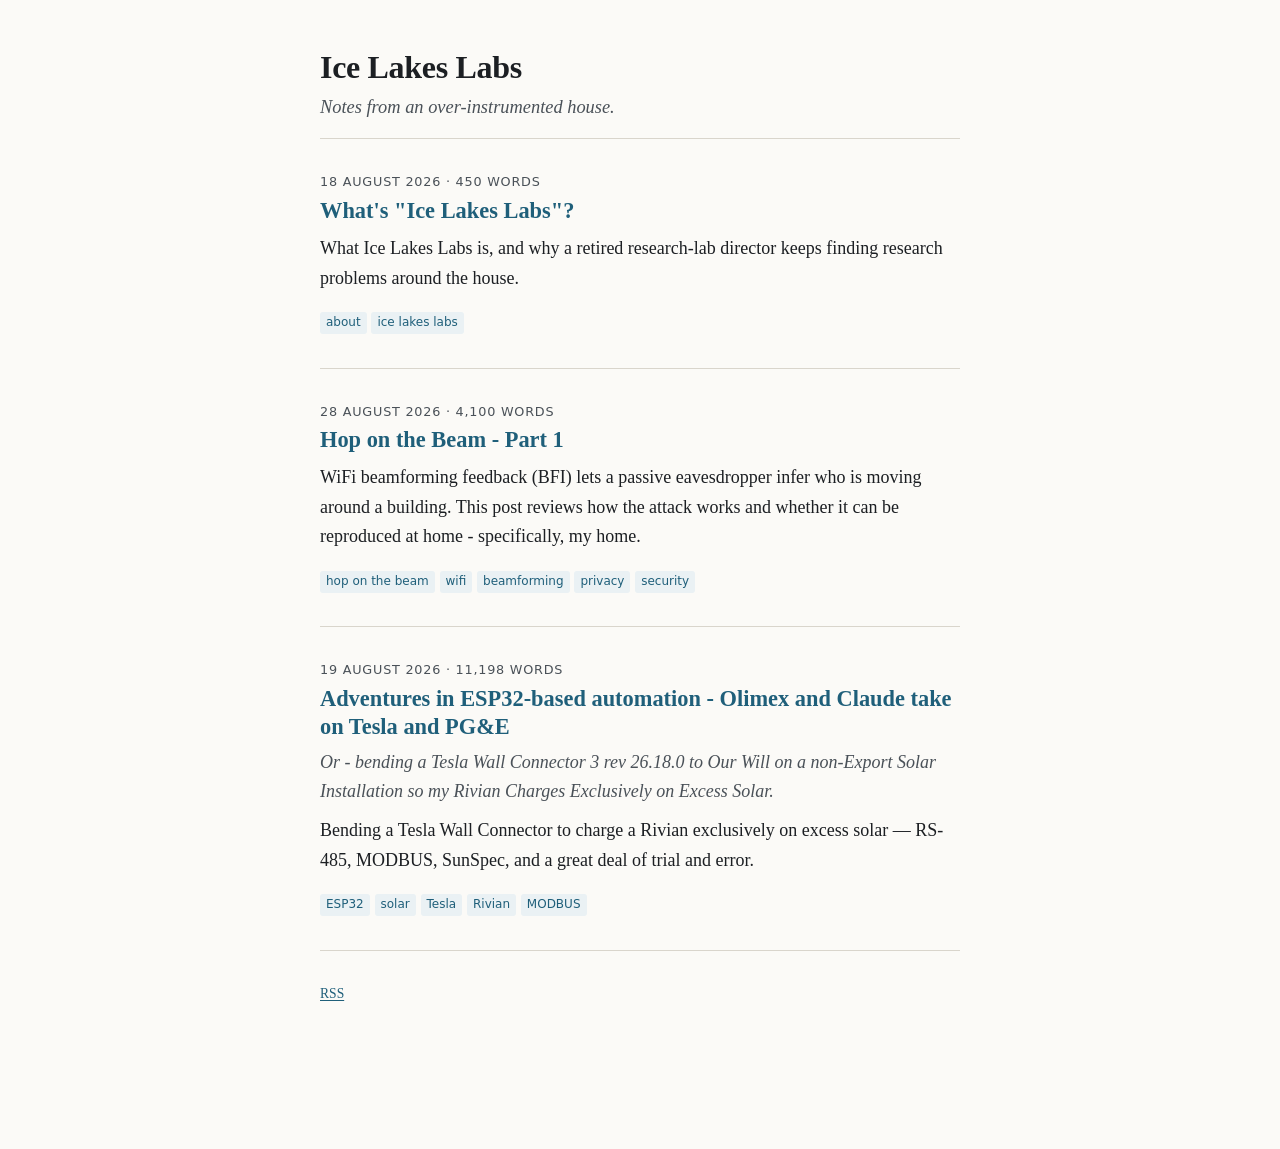
<file: index.html>
<!DOCTYPE html>
<html lang="en">
<head>
<meta charset="utf-8">
<meta name="viewport" content="width=device-width, initial-scale=1">
<title>Ice Lakes Labs</title>
<link rel="alternate" type="application/rss+xml" title="Ice Lakes Labs" href="feed.xml">
<link rel="stylesheet" href="style.css">
</head>
<body class="index-page">
<header class="site-header">
  <h1>Ice Lakes Labs</h1>
  <p class="tagline">Notes from an over-instrumented house.</p>
</header>
<main>
  <article class="post-entry">
    <p class="post-date"><time datetime="2026-08-18">18 August 2026</time>
       &middot; 450 words</p>
    <h2><a href="posts/2026-08-18-what-is-ill/">What&#x27;s &quot;Ice Lakes Labs&quot;?</a></h2>
    <p class="post-sub"></p>
    <p class="post-summary">What Ice Lakes Labs is, and why a retired research-lab director keeps finding research problems around the house.</p>
    <p class="post-tags"><span class="tag">about</span><span class="tag">ice lakes labs</span></p>
  </article>
  <article class="post-entry">
    <p class="post-date"><time datetime="2026-08-28">28 August 2026</time>
       &middot; 4,100 words</p>
    <h2><a href="posts/2026-08-28-hop-on-the-beam-part-1/">Hop on the Beam - Part 1</a></h2>
    <p class="post-sub"></p>
    <p class="post-summary">WiFi beamforming feedback (BFI) lets a passive eavesdropper infer who is moving around a building.  This post reviews how the attack works and whether it can be reproduced at home - specifically, my home.</p>
    <p class="post-tags"><span class="tag">hop on the beam</span><span class="tag">wifi</span><span class="tag">beamforming</span><span class="tag">privacy</span><span class="tag">security</span></p>
  </article>
  <article class="post-entry">
    <p class="post-date"><time datetime="2026-08-19">19 August 2026</time>
       &middot; 11,198 words</p>
    <h2><a href="posts/2026-08-19-solar-charging/">Adventures in ESP32-based automation - Olimex and Claude take on Tesla and PG&amp;E</a></h2>
    <p class="post-sub">Or - bending a Tesla Wall Connector 3 rev 26.18.0 to Our Will on a non-Export Solar Installation so my Rivian Charges Exclusively on Excess Solar.</p>
    <p class="post-summary">Bending a Tesla Wall Connector to charge a Rivian exclusively on excess solar — RS-485, MODBUS, SunSpec, and a great deal of trial and error.</p>
    <p class="post-tags"><span class="tag">ESP32</span><span class="tag">solar</span><span class="tag">Tesla</span><span class="tag">Rivian</span><span class="tag">MODBUS</span></p>
  </article>
</main>
<footer class="site-footer">
  <p><a href="feed.xml">RSS</a></p>
</footer>
</body>
</html>
</file>
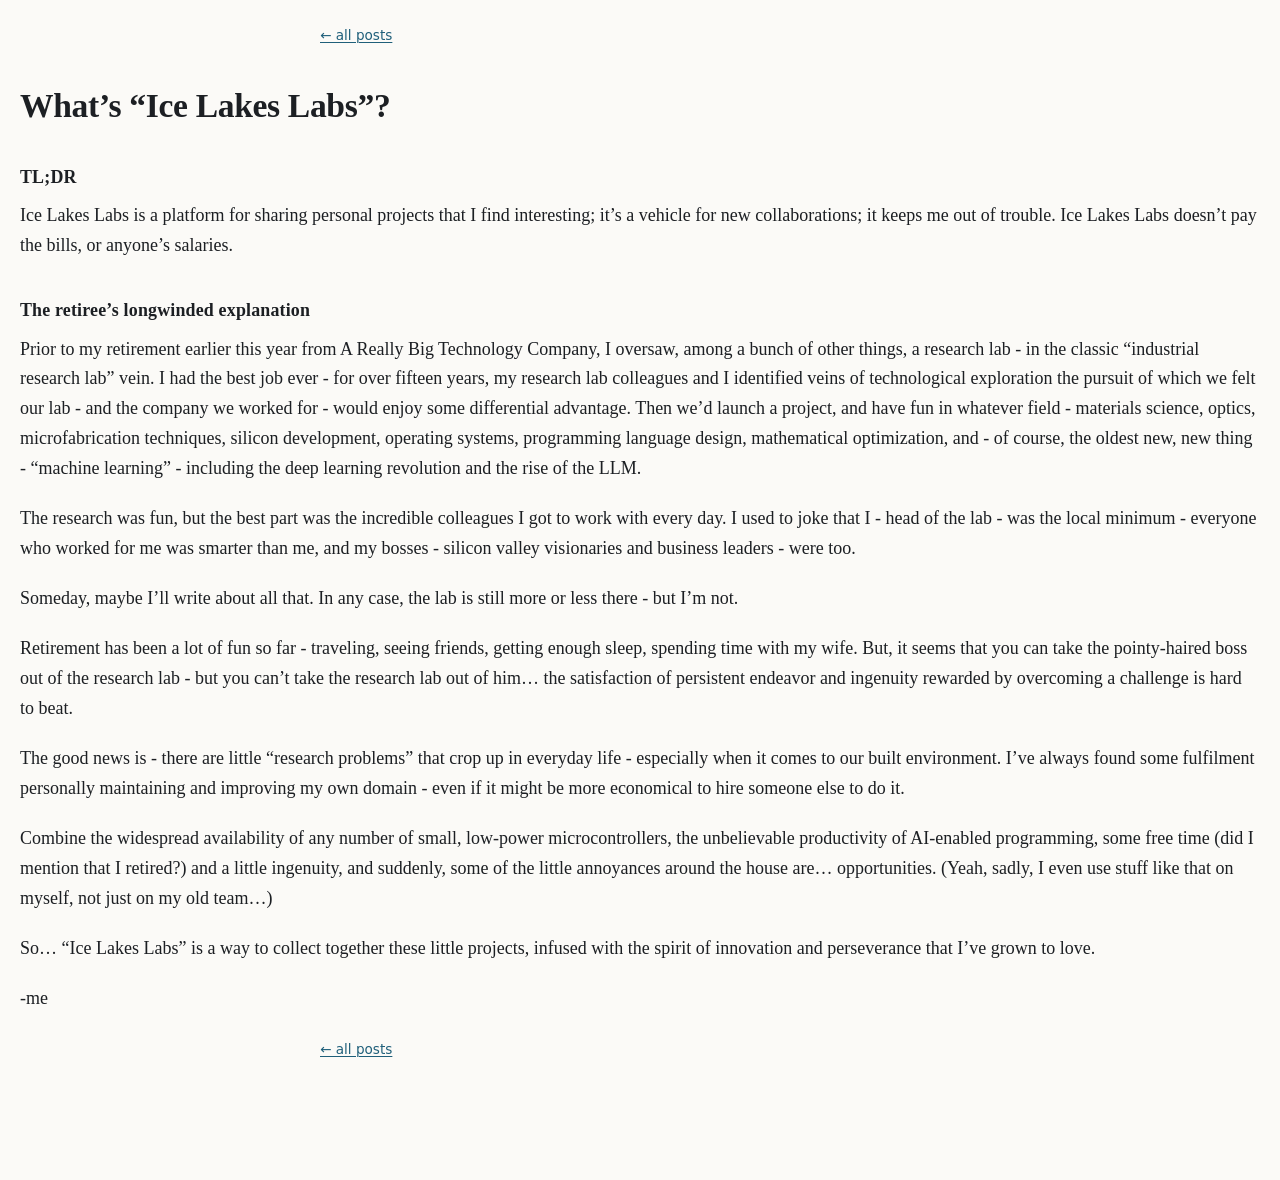
<file: posts/2026-08-18-what-is-ill/index.html>
<!DOCTYPE html>
<html xmlns="http://www.w3.org/1999/xhtml" lang="" xml:lang="">
<head>
  <meta charset="utf-8" />
  <meta name="generator" content="pandoc" />
  <meta name="viewport" content="width=device-width, initial-scale=1.0, user-scalable=yes" />
  <title>What's "Ice Lakes Labs"?</title>
  <style>
    code{white-space: pre-wrap;}
    span.smallcaps{font-variant: small-caps;}
    span.underline{text-decoration: underline;}
    div.column{display: inline-block; vertical-align: top; width: 50%;}
    div.hanging-indent{margin-left: 1.5em; text-indent: -1.5em;}
    ul.task-list{list-style: none;}
    .display.math{display: block; text-align: center; margin: 0.5rem auto;}
  </style>
  <link rel="stylesheet" href="../../style.css" />
</head>
<body>
<p class="back-link"><a href="../../">&larr; all posts</a></p>

<h1 id="whats-ice-lakes-labs">What’s “Ice Lakes Labs”?</h1>
<h3 id="tldr">TL;DR</h3>
<p>Ice Lakes Labs is a platform for sharing personal projects that I find interesting; it’s a vehicle for new collaborations; it keeps me out of trouble. Ice Lakes Labs doesn’t pay the bills, or anyone’s salaries.</p>
<h3 id="the-retirees-longwinded-explanation">The retiree’s longwinded explanation</h3>
<p>Prior to my retirement earlier this year from A Really Big Technology Company, I oversaw, among a bunch of other things, a research lab - in the classic “industrial research lab” vein. I had the best job ever - for over fifteen years, my research lab colleagues and I identified veins of technological exploration the pursuit of which we felt our lab - and the company we worked for - would enjoy some differential advantage. Then we’d launch a project, and have fun in whatever field - materials science, optics, microfabrication techniques, silicon development, operating systems, programming language design, mathematical optimization, and - of course, the oldest new, new thing - “machine learning” - including the deep learning revolution and the rise of the LLM.</p>
<p>The research was fun, but the best part was the incredible colleagues I got to work with every day. I used to joke that I - head of the lab - was the local minimum - everyone who worked for me was smarter than me, and my bosses - silicon valley visionaries and business leaders - were too.</p>
<p>Someday, maybe I’ll write about all that. In any case, the lab is still more or less there - but I’m not.</p>
<p>Retirement has been a lot of fun so far - traveling, seeing friends, getting enough sleep, spending time with my wife. But, it seems that you can take the pointy-haired boss out of the research lab - but you can’t take the research lab out of him… the satisfaction of persistent endeavor and ingenuity rewarded by overcoming a challenge is hard to beat.</p>
<p>The good news is - there are little “research problems” that crop up in everyday life - especially when it comes to our built environment. I’ve always found some fulfilment personally maintaining and improving my own domain - even if it might be more economical to hire someone else to do it.</p>
<p>Combine the widespread availability of any number of small, low-power microcontrollers, the unbelievable productivity of AI-enabled programming, some free time (did I mention that I retired?) and a little ingenuity, and suddenly, some of the little annoyances around the house are… opportunities. (Yeah, sadly, I even use stuff like that on myself, not just on my old team…)</p>
<p>So… “Ice Lakes Labs” is a way to collect together these little projects, infused with the spirit of innovation and perseverance that I’ve grown to love.</p>
<p>-me</p>
<p class="back-link"><a href="../../">&larr; all posts</a></p>
</body>
</html>
</file>
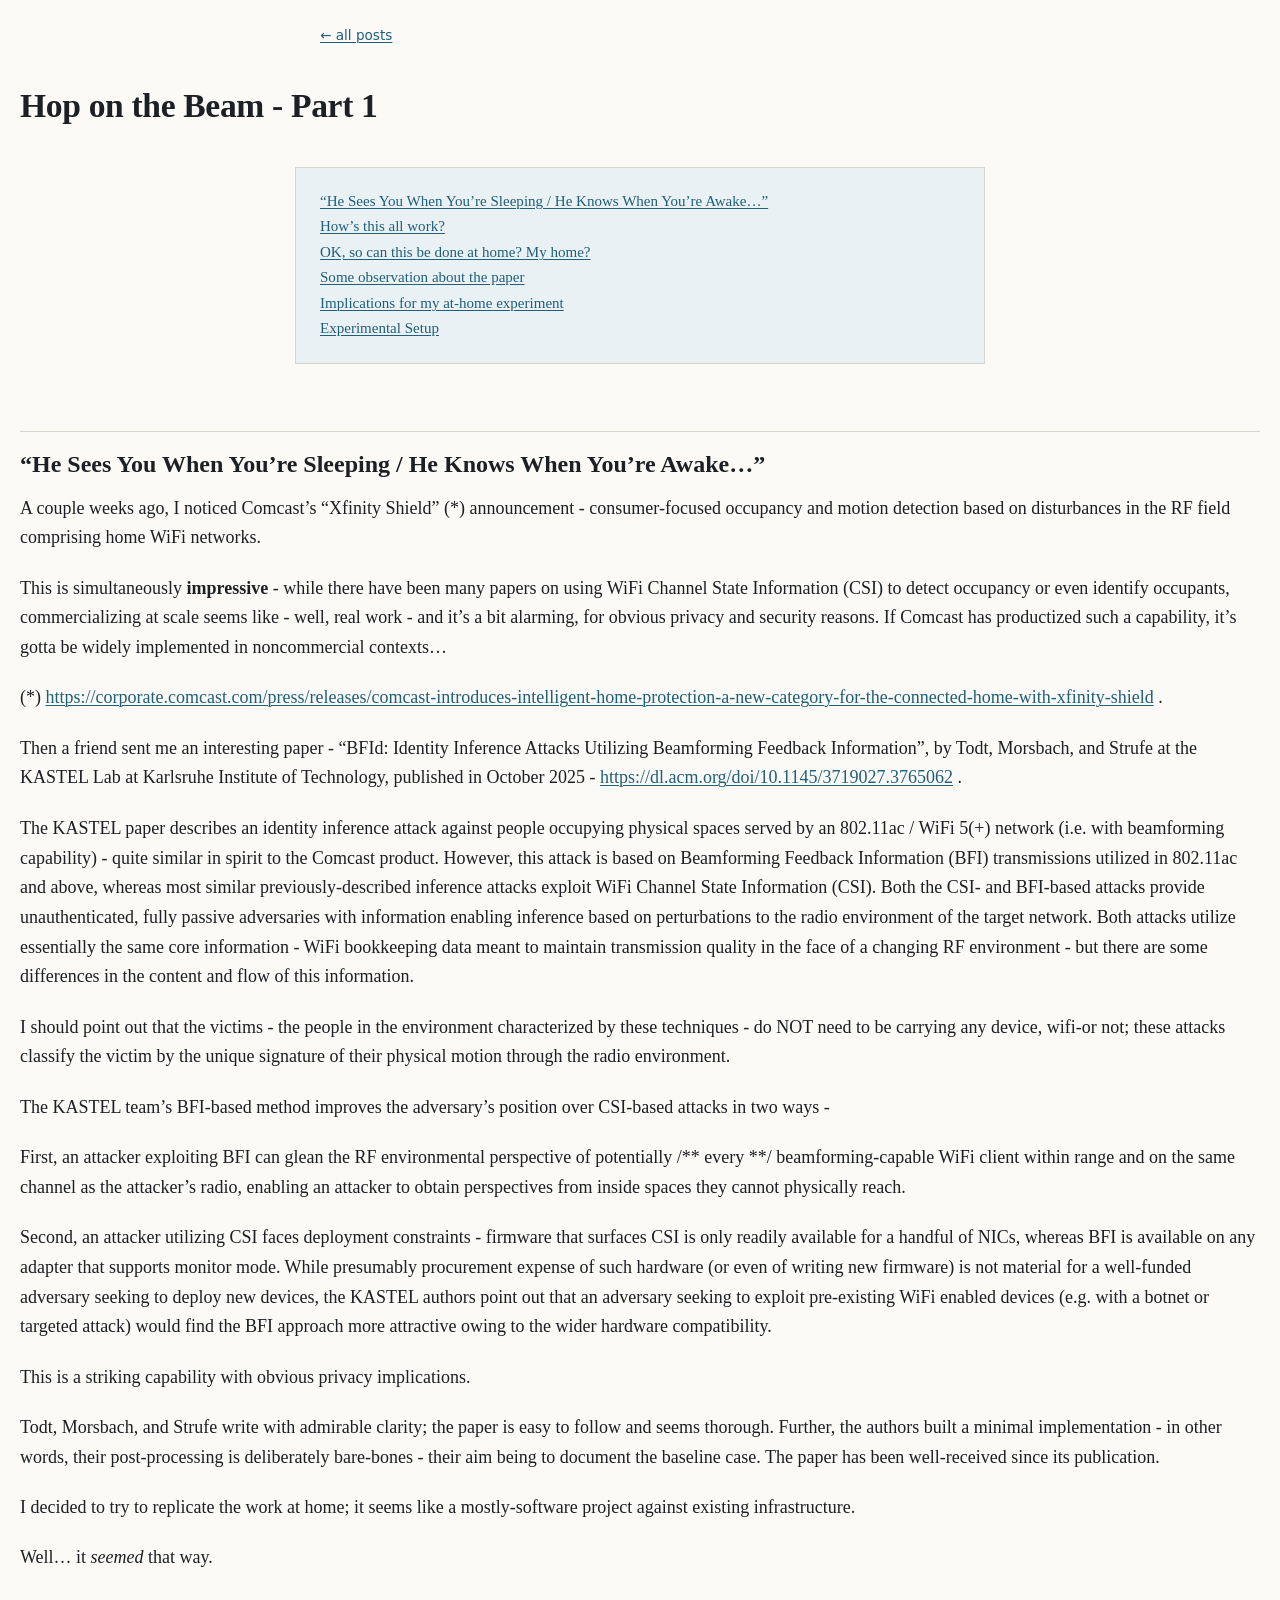
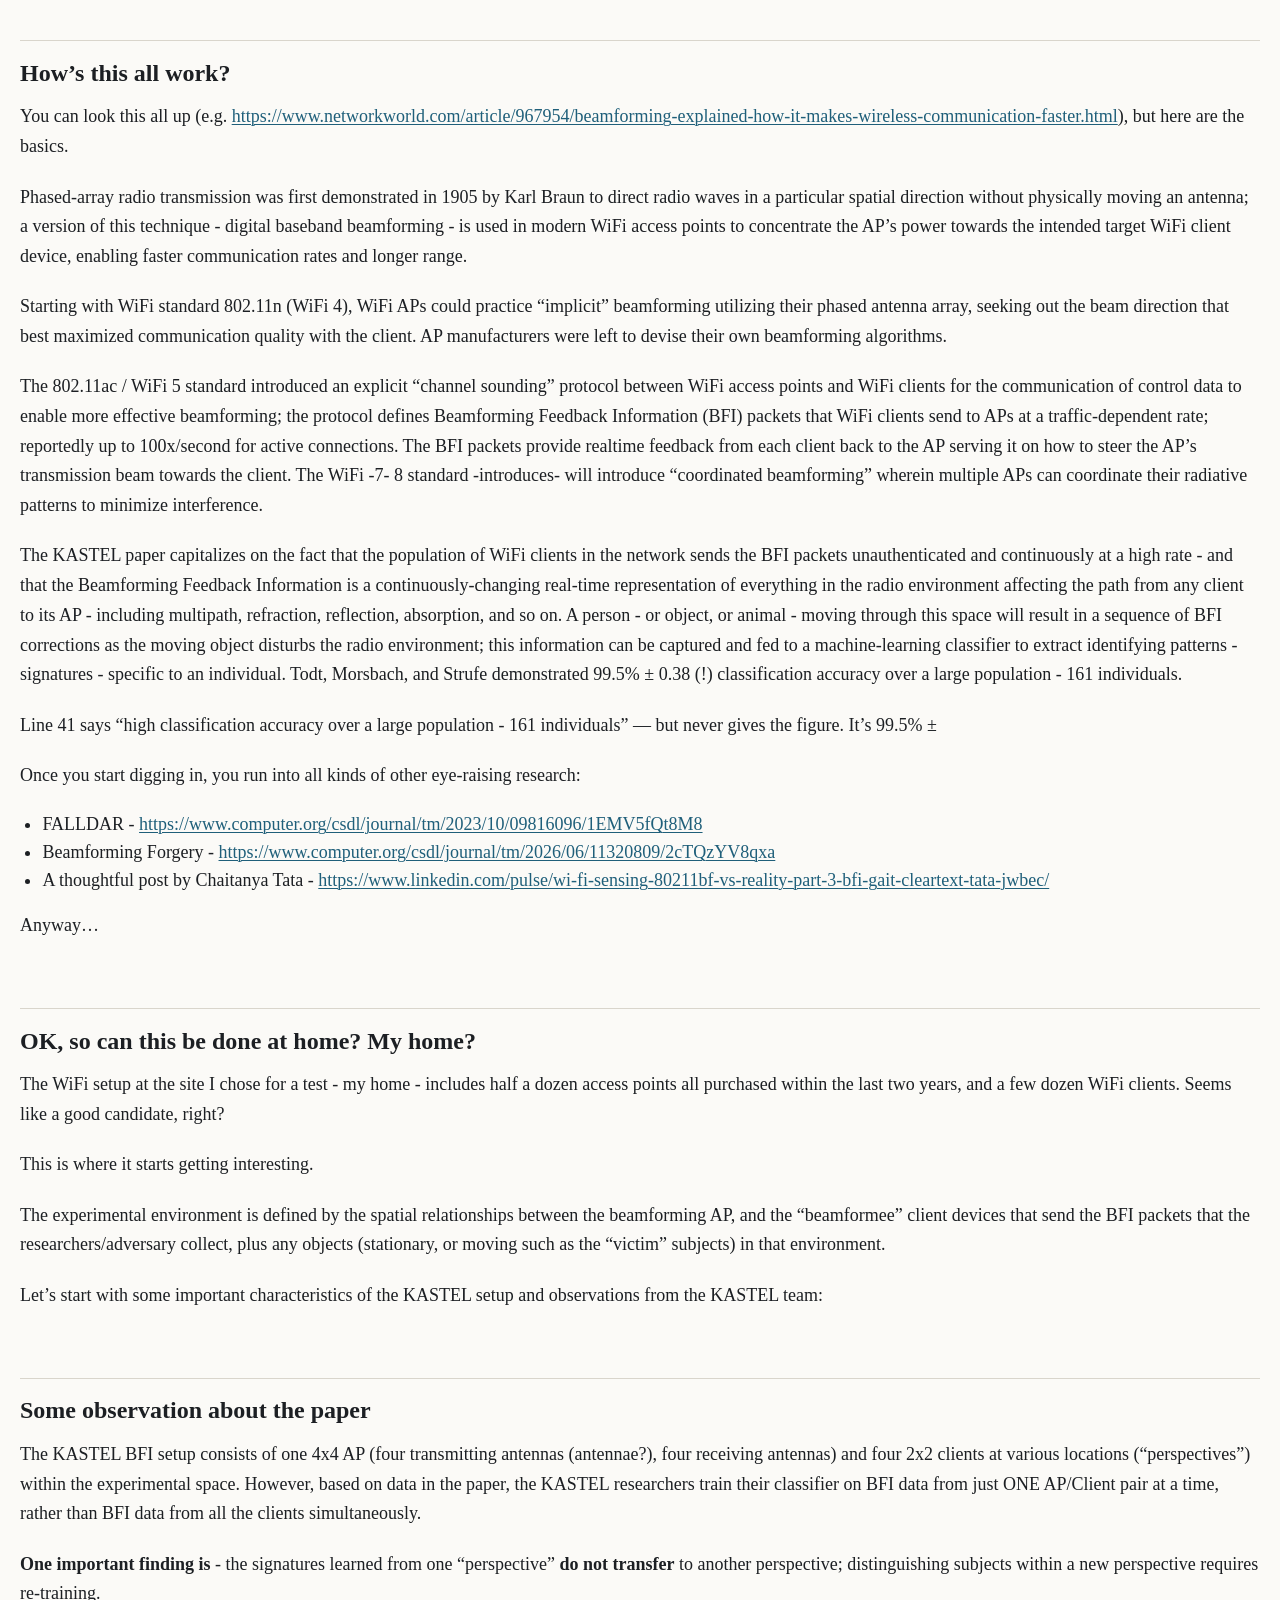
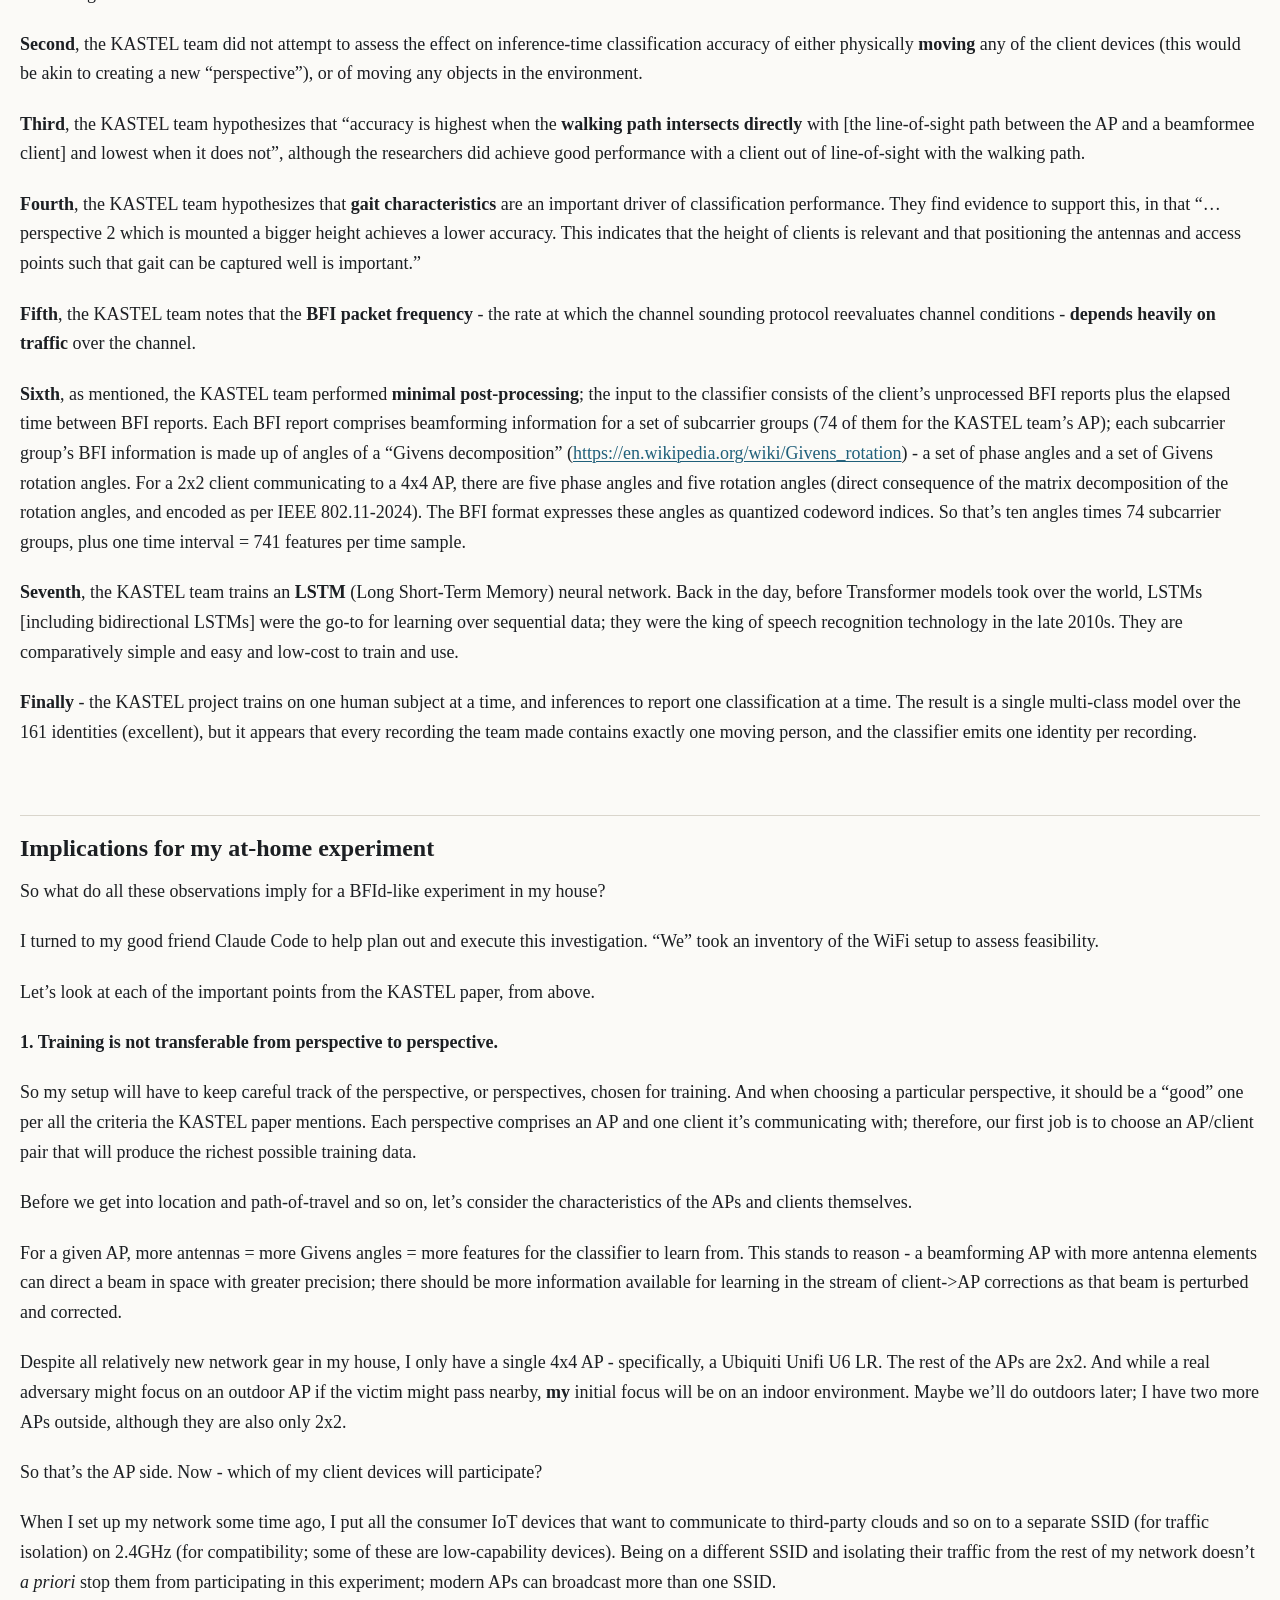
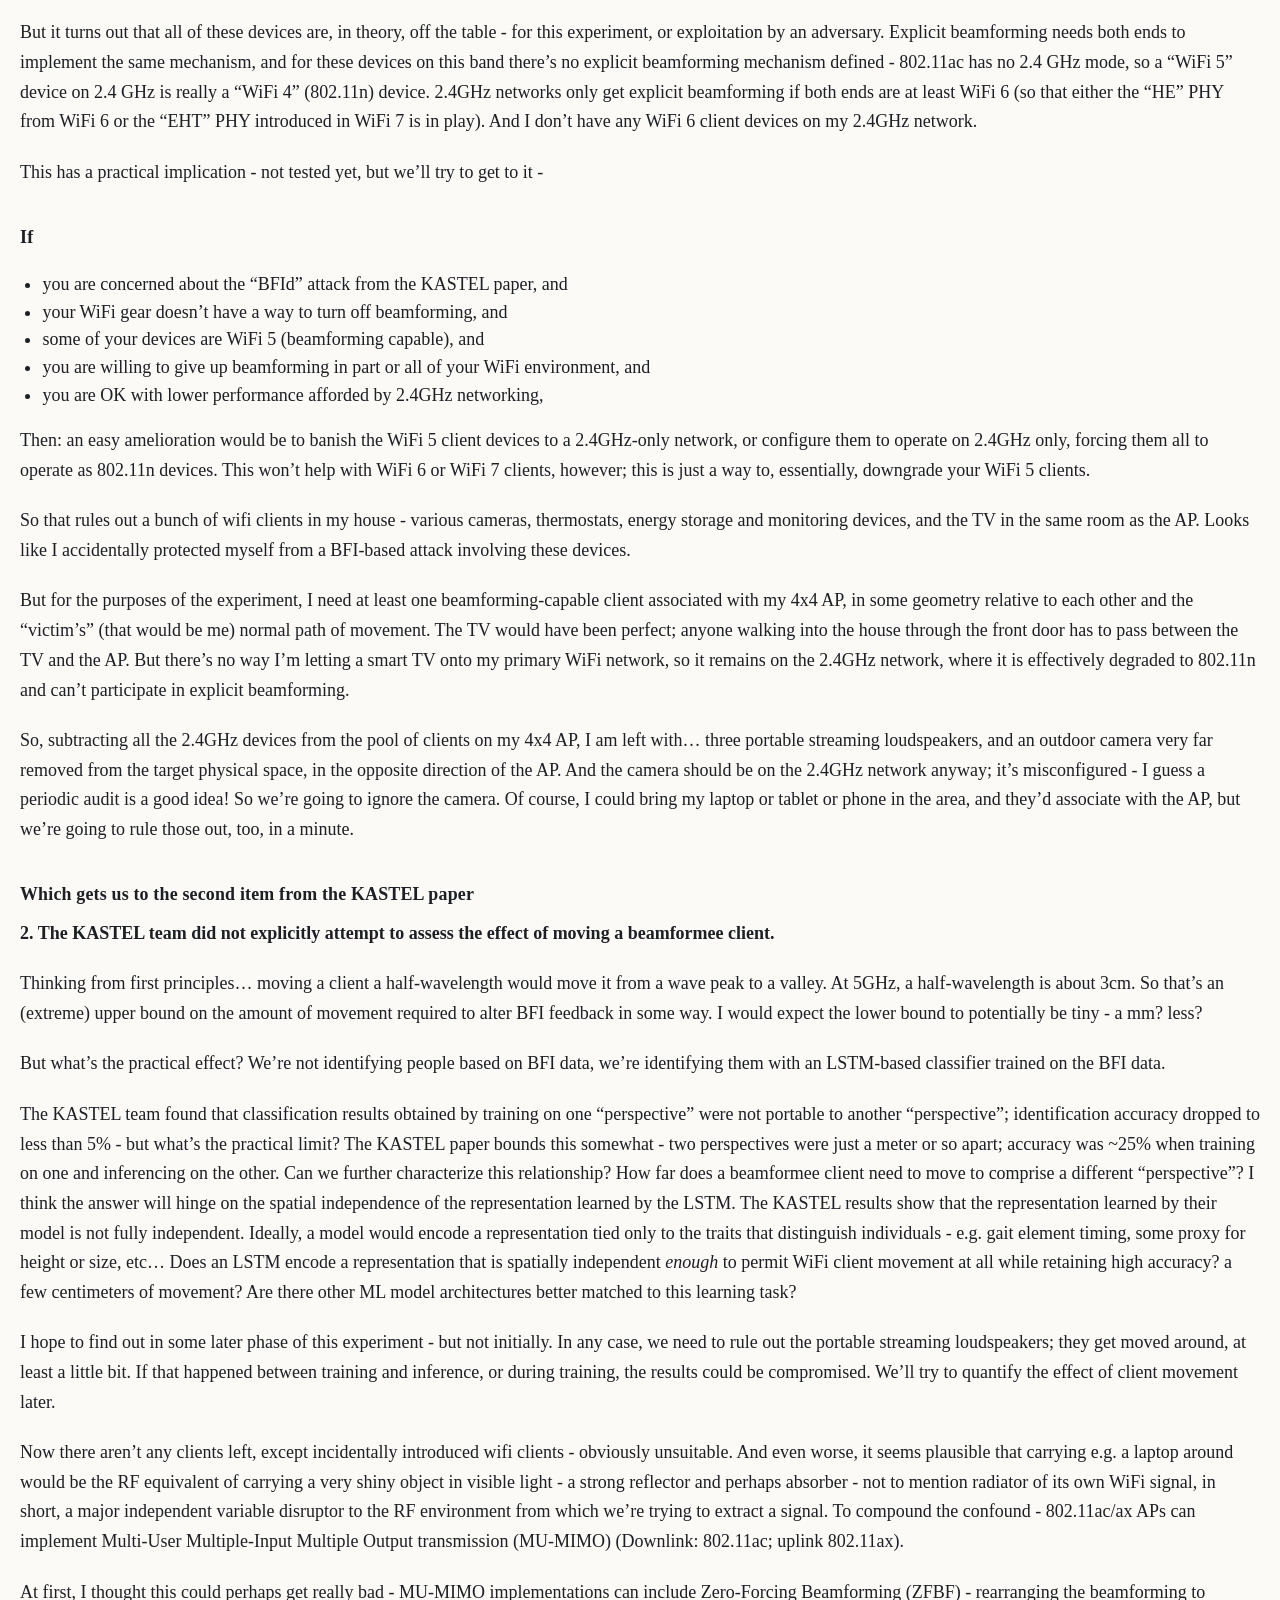
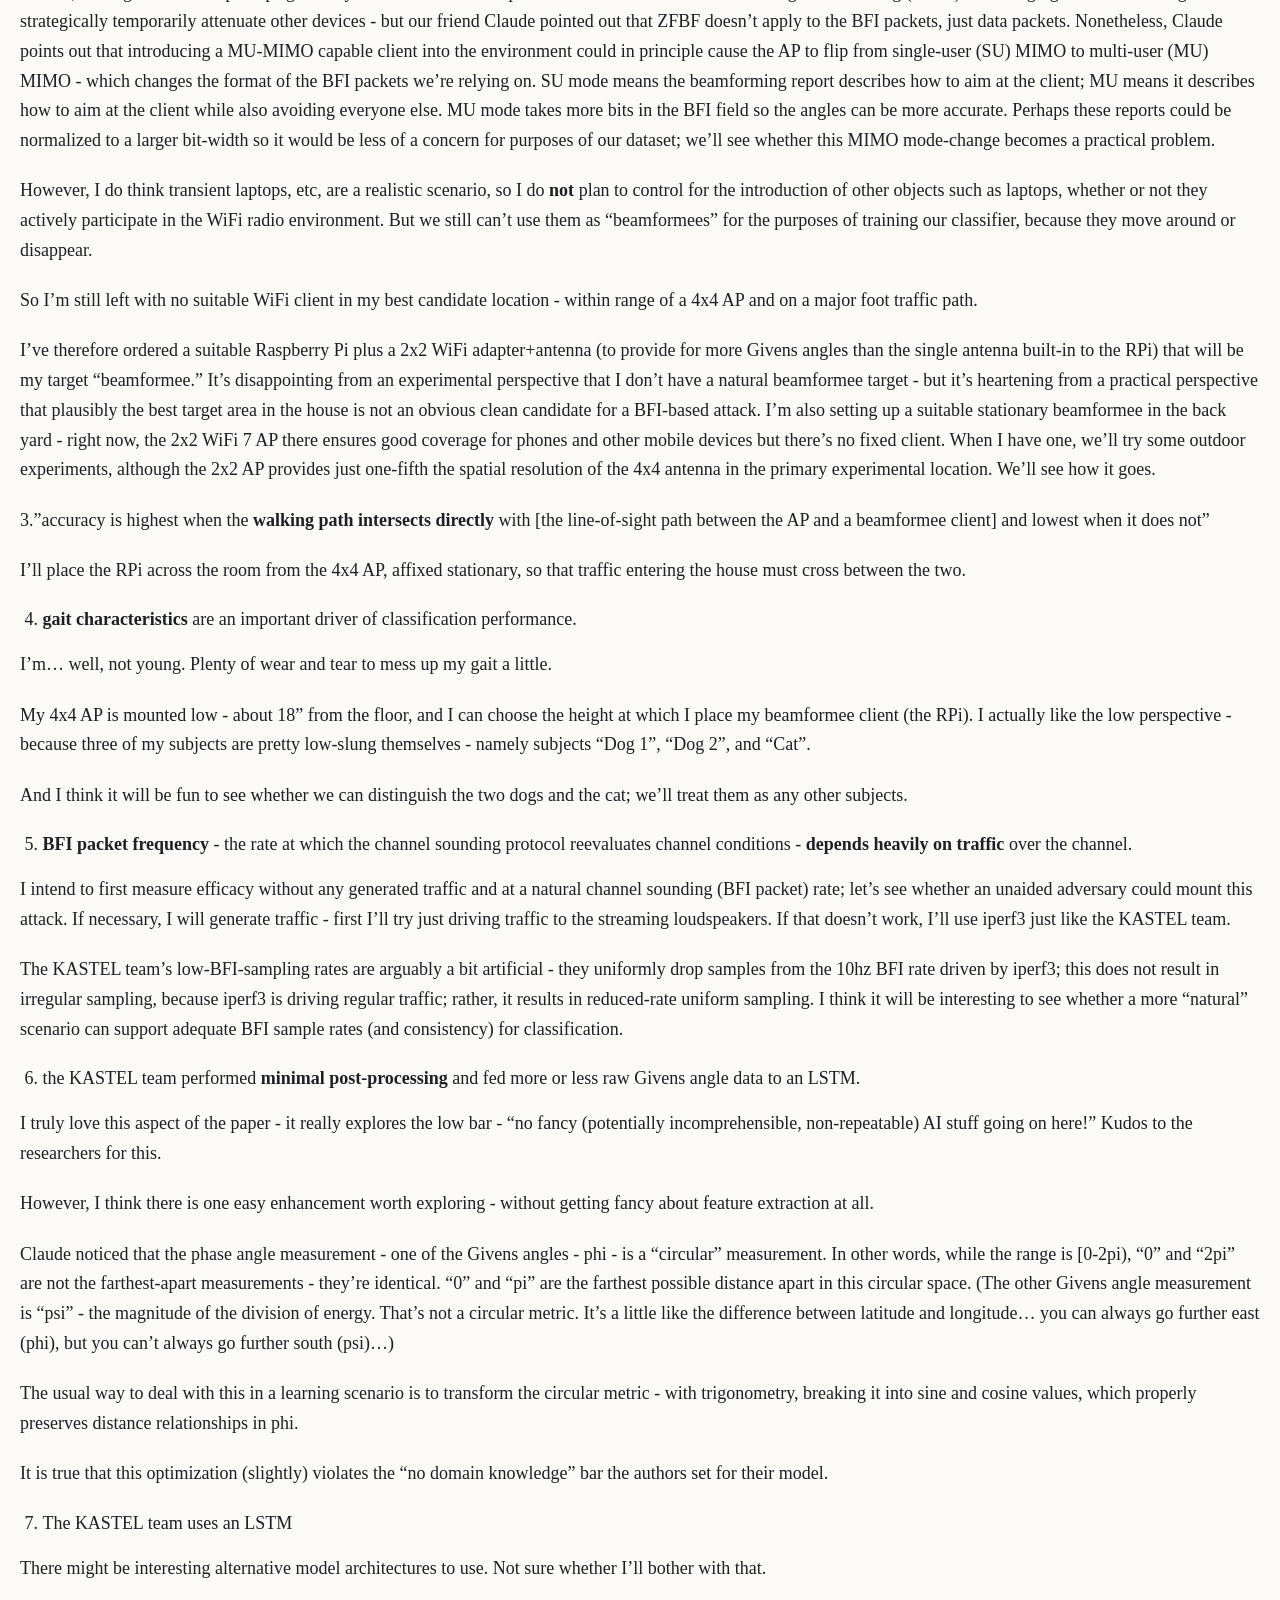
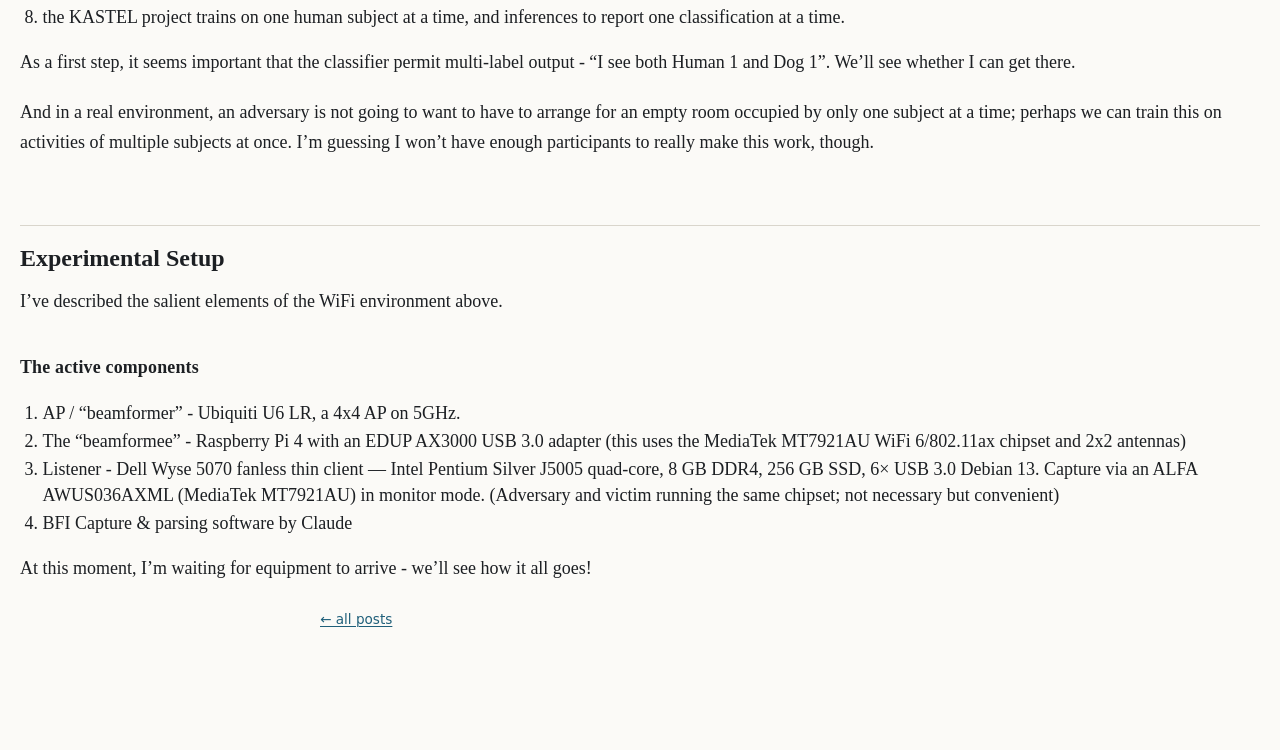
<file: posts/2026-08-28-hop-on-the-beam-part-1/index.html>
<!DOCTYPE html>
<html xmlns="http://www.w3.org/1999/xhtml" lang="" xml:lang="">
<head>
  <meta charset="utf-8" />
  <meta name="generator" content="pandoc" />
  <meta name="viewport" content="width=device-width, initial-scale=1.0, user-scalable=yes" />
  <title>Hop on the Beam - Part 1</title>
  <style>
    code{white-space: pre-wrap;}
    span.smallcaps{font-variant: small-caps;}
    span.underline{text-decoration: underline;}
    div.column{display: inline-block; vertical-align: top; width: 50%;}
    div.hanging-indent{margin-left: 1.5em; text-indent: -1.5em;}
    ul.task-list{list-style: none;}
    .display.math{display: block; text-align: center; margin: 0.5rem auto;}
  </style>
  <link rel="stylesheet" href="../../style.css" />
</head>
<body>
<p class="back-link"><a href="../../">&larr; all posts</a></p>

<h1 id="hop-on-the-beam---part-1">Hop on the Beam - Part 1</h1>
<nav id="TOC" role="doc-toc">
<ul>
<li><a href="#he-sees-you-when-youre-sleeping-he-knows-when-youre-awake">“He Sees You When You’re Sleeping / He Knows When You’re Awake…”</a></li>
<li><a href="#hows-this-all-work">How’s this all work?</a></li>
<li><a href="#ok-so-can-this-be-done-at-home-my-home">OK, so can this be done at home? My home?</a></li>
<li><a href="#some-observation-about-the-paper">Some observation about the paper</a></li>
<li><a href="#implications-for-my-at-home-experiment">Implications for my at-home experiment</a></li>
<li><a href="#experimental-setup">Experimental Setup</a></li>
</ul>
</nav>

<h2 id="he-sees-you-when-youre-sleeping-he-knows-when-youre-awake">“He Sees You When You’re Sleeping / He Knows When You’re Awake…”</h2>
<p>A couple weeks ago, I noticed Comcast’s “Xfinity Shield” (*) announcement - consumer-focused occupancy and motion detection based on disturbances in the RF field comprising home WiFi networks.</p>
<p>This is simultaneously <strong>impressive</strong> - while there have been many papers on using WiFi Channel State Information (CSI) to detect occupancy or even identify occupants, commercializing at scale seems like - well, real work - and it’s a bit alarming, for obvious privacy and security reasons. If Comcast has productized such a capability, it’s gotta be widely implemented in noncommercial contexts…</p>
<p>(*) <a href="https://corporate.comcast.com/press/releases/comcast-introduces-intelligent-home-protection-a-new-category-for-the-connected-home-with-xfinity-shield" class="uri">https://corporate.comcast.com/press/releases/comcast-introduces-intelligent-home-protection-a-new-category-for-the-connected-home-with-xfinity-shield</a> .</p>
<p>Then a friend sent me an interesting paper - “BFId: Identity Inference Attacks Utilizing Beamforming Feedback Information”, by Todt, Morsbach, and Strufe at the KASTEL Lab at Karlsruhe Institute of Technology, published in October 2025 - <a href="https://dl.acm.org/doi/10.1145/3719027.3765062" class="uri">https://dl.acm.org/doi/10.1145/3719027.3765062</a> .</p>
<p>The KASTEL paper describes an identity inference attack against people occupying physical spaces served by an 802.11ac / WiFi 5(+) network (i.e. with beamforming capability) - quite similar in spirit to the Comcast product. However, this attack is based on Beamforming Feedback Information (BFI) transmissions utilized in 802.11ac and above, whereas most similar previously-described inference attacks exploit WiFi Channel State Information (CSI). Both the CSI- and BFI-based attacks provide unauthenticated, fully passive adversaries with information enabling inference based on perturbations to the radio environment of the target network. Both attacks utilize essentially the same core information - WiFi bookkeeping data meant to maintain transmission quality in the face of a changing RF environment - but there are some differences in the content and flow of this information.</p>
<p>I should point out that the victims - the people in the environment characterized by these techniques - do NOT need to be carrying any device, wifi-or not; these attacks classify the victim by the unique signature of their physical motion through the radio environment.</p>
<p>The KASTEL team’s BFI-based method improves the adversary’s position over CSI-based attacks in two ways -</p>
<p>First, an attacker exploiting BFI can glean the RF environmental perspective of potentially /** every **/ beamforming-capable WiFi client within range and on the same channel as the attacker’s radio, enabling an attacker to obtain perspectives from inside spaces they cannot physically reach.</p>
<p>Second, an attacker utilizing CSI faces deployment constraints - firmware that surfaces CSI is only readily available for a handful of NICs, whereas BFI is available on any adapter that supports monitor mode. While presumably procurement expense of such hardware (or even of writing new firmware) is not material for a well-funded adversary seeking to deploy new devices, the KASTEL authors point out that an adversary seeking to exploit pre-existing WiFi enabled devices (e.g. with a botnet or targeted attack) would find the BFI approach more attractive owing to the wider hardware compatibility.</p>
<p>This is a striking capability with obvious privacy implications.</p>
<p>Todt, Morsbach, and Strufe write with admirable clarity; the paper is easy to follow and seems thorough. Further, the authors built a minimal implementation - in other words, their post-processing is deliberately bare-bones - their aim being to document the baseline case. The paper has been well-received since its publication.</p>
<p>I decided to try to replicate the work at home; it seems like a mostly-software project against existing infrastructure.</p>
<p>Well… it <em>seemed</em> that way.</p>
<h2 id="hows-this-all-work">How’s this all work?</h2>
<p>You can look this all up (e.g. <a href="https://www.networkworld.com/article/967954/beamforming-explained-how-it-makes-wireless-communication-faster.html" class="uri">https://www.networkworld.com/article/967954/beamforming-explained-how-it-makes-wireless-communication-faster.html</a>), but here are the basics.</p>
<p>Phased-array radio transmission was first demonstrated in 1905 by Karl Braun to direct radio waves in a particular spatial direction without physically moving an antenna; a version of this technique - digital baseband beamforming - is used in modern WiFi access points to concentrate the AP’s power towards the intended target WiFi client device, enabling faster communication rates and longer range.</p>
<p>Starting with WiFi standard 802.11n (WiFi 4), WiFi APs could practice “implicit” beamforming utilizing their phased antenna array, seeking out the beam direction that best maximized communication quality with the client. AP manufacturers were left to devise their own beamforming algorithms.</p>
<p>The 802.11ac / WiFi 5 standard introduced an explicit “channel sounding” protocol between WiFi access points and WiFi clients for the communication of control data to enable more effective beamforming; the protocol defines Beamforming Feedback Information (BFI) packets that WiFi clients send to APs at a traffic-dependent rate; reportedly up to 100x/second for active connections. The BFI packets provide realtime feedback from each client back to the AP serving it on how to steer the AP’s transmission beam towards the client. The WiFi -7- 8 standard -introduces- will introduce “coordinated beamforming” wherein multiple APs can coordinate their radiative patterns to minimize interference.</p>
<p>The KASTEL paper capitalizes on the fact that the population of WiFi clients in the network sends the BFI packets unauthenticated and continuously at a high rate - and that the Beamforming Feedback Information is a continuously-changing real-time representation of everything in the radio environment affecting the path from any client to its AP - including multipath, refraction, reflection, absorption, and so on. A person - or object, or animal - moving through this space will result in a sequence of BFI corrections as the moving object disturbs the radio environment; this information can be captured and fed to a machine-learning classifier to extract identifying patterns - signatures - specific to an individual. Todt, Morsbach, and Strufe demonstrated 99.5% ± 0.38 (!) classification accuracy over a large population - 161 individuals.</p>
<p>Line 41 says “high classification accuracy over a large population - 161 individuals” — but never gives the figure. It’s 99.5% ±</p>
<p>Once you start digging in, you run into all kinds of other eye-raising research:</p>
<ul>
<li>FALLDAR - <a href="https://www.computer.org/csdl/journal/tm/2023/10/09816096/1EMV5fQt8M8" class="uri">https://www.computer.org/csdl/journal/tm/2023/10/09816096/1EMV5fQt8M8</a></li>
<li>Beamforming Forgery - <a href="https://www.computer.org/csdl/journal/tm/2026/06/11320809/2cTQzYV8qxa" class="uri">https://www.computer.org/csdl/journal/tm/2026/06/11320809/2cTQzYV8qxa</a></li>
<li>A thoughtful post by Chaitanya Tata - <a href="https://www.linkedin.com/pulse/wi-fi-sensing-80211bf-vs-reality-part-3-bfi-gait-cleartext-tata-jwbec/" class="uri">https://www.linkedin.com/pulse/wi-fi-sensing-80211bf-vs-reality-part-3-bfi-gait-cleartext-tata-jwbec/</a></li>
</ul>
<p>Anyway…</p>
<h2 id="ok-so-can-this-be-done-at-home-my-home">OK, so can this be done at home? My home?</h2>
<p>The WiFi setup at the site I chose for a test - my home - includes half a dozen access points all purchased within the last two years, and a few dozen WiFi clients. Seems like a good candidate, right?</p>
<p>This is where it starts getting interesting.</p>
<p>The experimental environment is defined by the spatial relationships between the beamforming AP, and the “beamformee” client devices that send the BFI packets that the researchers/adversary collect, plus any objects (stationary, or moving such as the “victim” subjects) in that environment.</p>
<p>Let’s start with some important characteristics of the KASTEL setup and observations from the KASTEL team:</p>
<h2 id="some-observation-about-the-paper">Some observation about the paper</h2>
<p>The KASTEL BFI setup consists of one 4x4 AP (four transmitting antennas (antennae?), four receiving antennas) and four 2x2 clients at various locations (“perspectives”) within the experimental space. However, based on data in the paper, the KASTEL researchers train their classifier on BFI data from just ONE AP/Client pair at a time, rather than BFI data from all the clients simultaneously.</p>
<p><strong>One important finding is</strong> - the signatures learned from one “perspective” <strong>do not transfer</strong> to another perspective; distinguishing subjects within a new perspective requires re-training.</p>
<p><strong>Second</strong>, the KASTEL team did not attempt to assess the effect on inference-time classification accuracy of either physically <strong>moving</strong> any of the client devices (this would be akin to creating a new “perspective”), or of moving any objects in the environment.</p>
<p><strong>Third</strong>, the KASTEL team hypothesizes that “accuracy is highest when the <strong>walking path intersects directly</strong> with [the line-of-sight path between the AP and a beamformee client] and lowest when it does not”, although the researchers did achieve good performance with a client out of line-of-sight with the walking path.</p>
<p><strong>Fourth</strong>, the KASTEL team hypothesizes that <strong>gait characteristics</strong> are an important driver of classification performance. They find evidence to support this, in that “…perspective 2 which is mounted a bigger height achieves a lower accuracy. This indicates that the height of clients is relevant and that positioning the antennas and access points such that gait can be captured well is important.”</p>
<p><strong>Fifth</strong>, the KASTEL team notes that the <strong>BFI packet frequency</strong> - the rate at which the channel sounding protocol reevaluates channel conditions - <strong>depends heavily on traffic</strong> over the channel.</p>
<p><strong>Sixth</strong>, as mentioned, the KASTEL team performed <strong>minimal post-processing</strong>; the input to the classifier consists of the client’s unprocessed BFI reports plus the elapsed time between BFI reports. Each BFI report comprises beamforming information for a set of subcarrier groups (74 of them for the KASTEL team’s AP); each subcarrier group’s BFI information is made up of angles of a “Givens decomposition” (<a href="https://en.wikipedia.org/wiki/Givens_rotation" class="uri">https://en.wikipedia.org/wiki/Givens_rotation</a>) - a set of phase angles and a set of Givens rotation angles. For a 2x2 client communicating to a 4x4 AP, there are five phase angles and five rotation angles (direct consequence of the matrix decomposition of the rotation angles, and encoded as per IEEE 802.11-2024). The BFI format expresses these angles as quantized codeword indices. So that’s ten angles times 74 subcarrier groups, plus one time interval = 741 features per time sample.</p>
<p><strong>Seventh</strong>, the KASTEL team trains an <strong>LSTM</strong> (Long Short-Term Memory) neural network. Back in the day, before Transformer models took over the world, LSTMs [including bidirectional LSTMs] were the go-to for learning over sequential data; they were the king of speech recognition technology in the late 2010s. They are comparatively simple and easy and low-cost to train and use.</p>
<p><strong>Finally</strong> - the KASTEL project trains on one human subject at a time, and inferences to report one classification at a time. The result is a single multi-class model over the 161 identities (excellent), but it appears that every recording the team made contains exactly one moving person, and the classifier emits one identity per recording.</p>
<h2 id="implications-for-my-at-home-experiment">Implications for my at-home experiment</h2>
<p>So what do all these observations imply for a BFId-like experiment in my house?</p>
<p>I turned to my good friend Claude Code to help plan out and execute this investigation. “We” took an inventory of the WiFi setup to assess feasibility.</p>
<p>Let’s look at each of the important points from the KASTEL paper, from above.</p>
<p><strong>1. Training is not transferable from perspective to perspective.</strong></p>
<p>So my setup will have to keep careful track of the perspective, or perspectives, chosen for training. And when choosing a particular perspective, it should be a “good” one per all the criteria the KASTEL paper mentions. Each perspective comprises an AP and one client it’s communicating with; therefore, our first job is to choose an AP/client pair that will produce the richest possible training data.</p>
<p>Before we get into location and path-of-travel and so on, let’s consider the characteristics of the APs and clients themselves.</p>
<p>For a given AP, more antennas = more Givens angles = more features for the classifier to learn from. This stands to reason - a beamforming AP with more antenna elements can direct a beam in space with greater precision; there should be more information available for learning in the stream of client-&gt;AP corrections as that beam is perturbed and corrected.</p>
<p>Despite all relatively new network gear in my house, I only have a single 4x4 AP - specifically, a Ubiquiti Unifi U6 LR. The rest of the APs are 2x2. And while a real adversary might focus on an outdoor AP if the victim might pass nearby, <strong>my</strong> initial focus will be on an indoor environment. Maybe we’ll do outdoors later; I have two more APs outside, although they are also only 2x2.</p>
<p>So that’s the AP side. Now - which of my client devices will participate?</p>
<p>When I set up my network some time ago, I put all the consumer IoT devices that want to communicate to third-party clouds and so on to a separate SSID (for traffic isolation) on 2.4GHz (for compatibility; some of these are low-capability devices). Being on a different SSID and isolating their traffic from the rest of my network doesn’t <em>a priori</em> stop them from participating in this experiment; modern APs can broadcast more than one SSID.</p>
<p>But it turns out that all of these devices are, in theory, off the table - for this experiment, or exploitation by an adversary. Explicit beamforming needs both ends to implement the same mechanism, and for these devices on this band there’s no explicit beamforming mechanism defined - 802.11ac has no 2.4 GHz mode, so a “WiFi 5” device on 2.4 GHz is really a “WiFi 4” (802.11n) device. 2.4GHz networks only get explicit beamforming if both ends are at least WiFi 6 (so that either the “HE” PHY from WiFi 6 or the “EHT” PHY introduced in WiFi 7 is in play). And I don’t have any WiFi 6 client devices on my 2.4GHz network.</p>
<p>This has a practical implication - not tested yet, but we’ll try to get to it -</p>
<h3 id="if">If</h3>
<ul>
<li>you are concerned about the “BFId” attack from the KASTEL paper, and</li>
<li>your WiFi gear doesn’t have a way to turn off beamforming, and</li>
<li>some of your devices are WiFi 5 (beamforming capable), and</li>
<li>you are willing to give up beamforming in part or all of your WiFi environment, and</li>
<li>you are OK with lower performance afforded by 2.4GHz networking,</li>
</ul>
<p>Then: an easy amelioration would be to banish the WiFi 5 client devices to a 2.4GHz-only network, or configure them to operate on 2.4GHz only, forcing them all to operate as 802.11n devices. This won’t help with WiFi 6 or WiFi 7 clients, however; this is just a way to, essentially, downgrade your WiFi 5 clients.</p>
<p>So that rules out a bunch of wifi clients in my house - various cameras, thermostats, energy storage and monitoring devices, and the TV in the same room as the AP. Looks like I accidentally protected myself from a BFI-based attack involving these devices.</p>
<p>But for the purposes of the experiment, I need at least one beamforming-capable client associated with my 4x4 AP, in some geometry relative to each other and the “victim’s” (that would be me) normal path of movement. The TV would have been perfect; anyone walking into the house through the front door has to pass between the TV and the AP. But there’s no way I’m letting a smart TV onto my primary WiFi network, so it remains on the 2.4GHz network, where it is effectively degraded to 802.11n and can’t participate in explicit beamforming.</p>
<p>So, subtracting all the 2.4GHz devices from the pool of clients on my 4x4 AP, I am left with… three portable streaming loudspeakers, and an outdoor camera very far removed from the target physical space, in the opposite direction of the AP. And the camera should be on the 2.4GHz network anyway; it’s misconfigured - I guess a periodic audit is a good idea! So we’re going to ignore the camera. Of course, I could bring my laptop or tablet or phone in the area, and they’d associate with the AP, but we’re going to rule those out, too, in a minute.</p>
<h3 id="which-gets-us-to-the-second-item-from-the-kastel-paper">Which gets us to the second item from the KASTEL paper</h3>
<p><strong>2. The KASTEL team did not explicitly attempt to assess the effect of moving a beamformee client.</strong></p>
<p>Thinking from first principles… moving a client a half-wavelength would move it from a wave peak to a valley. At 5GHz, a half-wavelength is about 3cm. So that’s an (extreme) upper bound on the amount of movement required to alter BFI feedback in some way. I would expect the lower bound to potentially be tiny - a mm? less?</p>
<p>But what’s the practical effect? We’re not identifying people based on BFI data, we’re identifying them with an LSTM-based classifier trained on the BFI data.</p>
<p>The KASTEL team found that classification results obtained by training on one “perspective” were not portable to another “perspective”; identification accuracy dropped to less than 5% - but what’s the practical limit? The KASTEL paper bounds this somewhat - two perspectives were just a meter or so apart; accuracy was ~25% when training on one and inferencing on the other. Can we further characterize this relationship? How far does a beamformee client need to move to comprise a different “perspective”? I think the answer will hinge on the spatial independence of the representation learned by the LSTM. The KASTEL results show that the representation learned by their model is not fully independent. Ideally, a model would encode a representation tied only to the traits that distinguish individuals - e.g. gait element timing, some proxy for height or size, etc… Does an LSTM encode a representation that is spatially independent <em>enough</em> to permit WiFi client movement at all while retaining high accuracy? a few centimeters of movement? Are there other ML model architectures better matched to this learning task?</p>
<p>I hope to find out in some later phase of this experiment - but not initially. In any case, we need to rule out the portable streaming loudspeakers; they get moved around, at least a little bit. If that happened between training and inference, or during training, the results could be compromised. We’ll try to quantify the effect of client movement later.</p>
<p>Now there aren’t any clients left, except incidentally introduced wifi clients - obviously unsuitable. And even worse, it seems plausible that carrying e.g. a laptop around would be the RF equivalent of carrying a very shiny object in visible light - a strong reflector and perhaps absorber - not to mention radiator of its own WiFi signal, in short, a major independent variable disruptor to the RF environment from which we’re trying to extract a signal. To compound the confound - 802.11ac/ax APs can implement Multi-User Multiple-Input Multiple Output transmission (MU-MIMO) (Downlink: 802.11ac; uplink 802.11ax).</p>
<p>At first, I thought this could perhaps get really bad - MU-MIMO implementations can include Zero-Forcing Beamforming (ZFBF) - rearranging the beamforming to strategically temporarily attenuate other devices - but our friend Claude pointed out that ZFBF doesn’t apply to the BFI packets, just data packets. Nonetheless, Claude points out that introducing a MU-MIMO capable client into the environment could in principle cause the AP to flip from single-user (SU) MIMO to multi-user (MU) MIMO - which changes the format of the BFI packets we’re relying on. SU mode means the beamforming report describes how to aim at the client; MU means it describes how to aim at the client while also avoiding everyone else. MU mode takes more bits in the BFI field so the angles can be more accurate. Perhaps these reports could be normalized to a larger bit-width so it would be less of a concern for purposes of our dataset; we’ll see whether this MIMO mode-change becomes a practical problem.</p>
<p>However, I do think transient laptops, etc, are a realistic scenario, so I do <strong>not</strong> plan to control for the introduction of other objects such as laptops, whether or not they actively participate in the WiFi radio environment. But we still can’t use them as “beamformees” for the purposes of training our classifier, because they move around or disappear.</p>
<p>So I’m still left with no suitable WiFi client in my best candidate location - within range of a 4x4 AP and on a major foot traffic path.</p>
<p>I’ve therefore ordered a suitable Raspberry Pi plus a 2x2 WiFi adapter+antenna (to provide for more Givens angles than the single antenna built-in to the RPi) that will be my target “beamformee.” It’s disappointing from an experimental perspective that I don’t have a natural beamformee target - but it’s heartening from a practical perspective that plausibly the best target area in the house is not an obvious clean candidate for a BFI-based attack. I’m also setting up a suitable stationary beamformee in the back yard - right now, the 2x2 WiFi 7 AP there ensures good coverage for phones and other mobile devices but there’s no fixed client. When I have one, we’ll try some outdoor experiments, although the 2x2 AP provides just one-fifth the spatial resolution of the 4x4 antenna in the primary experimental location. We’ll see how it goes.</p>
<p>3.”accuracy is highest when the <strong>walking path intersects directly</strong> with [the line-of-sight path between the AP and a beamformee client] and lowest when it does not”</p>
<p>I’ll place the RPi across the room from the 4x4 AP, affixed stationary, so that traffic entering the house must cross between the two.</p>
<ol start="4" type="1">
<li><strong>gait characteristics</strong> are an important driver of classification performance.</li>
</ol>
<p>I’m… well, not young. Plenty of wear and tear to mess up my gait a little.</p>
<p>My 4x4 AP is mounted low - about 18” from the floor, and I can choose the height at which I place my beamformee client (the RPi). I actually like the low perspective - because three of my subjects are pretty low-slung themselves - namely subjects “Dog 1”, “Dog 2”, and “Cat”.</p>
<p>And I think it will be fun to see whether we can distinguish the two dogs and the cat; we’ll treat them as any other subjects.</p>
<ol start="5" type="1">
<li><strong>BFI packet frequency</strong> - the rate at which the channel sounding protocol reevaluates channel conditions - <strong>depends heavily on traffic</strong> over the channel.</li>
</ol>
<p>I intend to first measure efficacy without any generated traffic and at a natural channel sounding (BFI packet) rate; let’s see whether an unaided adversary could mount this attack. If necessary, I will generate traffic - first I’ll try just driving traffic to the streaming loudspeakers. If that doesn’t work, I’ll use iperf3 just like the KASTEL team.</p>
<p>The KASTEL team’s low-BFI-sampling rates are arguably a bit artificial - they uniformly drop samples from the 10hz BFI rate driven by iperf3; this does not result in irregular sampling, because iperf3 is driving regular traffic; rather, it results in reduced-rate uniform sampling. I think it will be interesting to see whether a more “natural” scenario can support adequate BFI sample rates (and consistency) for classification.</p>
<ol start="6" type="1">
<li>the KASTEL team performed <strong>minimal post-processing</strong> and fed more or less raw Givens angle data to an LSTM.</li>
</ol>
<p>I truly love this aspect of the paper - it really explores the low bar - “no fancy (potentially incomprehensible, non-repeatable) AI stuff going on here!” Kudos to the researchers for this.</p>
<p>However, I think there is one easy enhancement worth exploring - without getting fancy about feature extraction at all.</p>
<p>Claude noticed that the phase angle measurement - one of the Givens angles - phi - is a “circular” measurement. In other words, while the range is [0-2pi), “0” and “2pi” are not the farthest-apart measurements - they’re identical. “0” and “pi” are the farthest possible distance apart in this circular space. (The other Givens angle measurement is “psi” - the magnitude of the division of energy. That’s not a circular metric. It’s a little like the difference between latitude and longitude… you can always go further east (phi), but you can’t always go further south (psi)…)</p>
<p>The usual way to deal with this in a learning scenario is to transform the circular metric - with trigonometry, breaking it into sine and cosine values, which properly preserves distance relationships in phi.</p>
<p>It is true that this optimization (slightly) violates the “no domain knowledge” bar the authors set for their model.</p>
<ol start="7" type="1">
<li>The KASTEL team uses an LSTM</li>
</ol>
<p>There might be interesting alternative model architectures to use. Not sure whether I’ll bother with that.</p>
<ol start="8" type="1">
<li>the KASTEL project trains on one human subject at a time, and inferences to report one classification at a time.</li>
</ol>
<p>As a first step, it seems important that the classifier permit multi-label output - “I see both Human 1 and Dog 1”. We’ll see whether I can get there.</p>
<p>And in a real environment, an adversary is not going to want to have to arrange for an empty room occupied by only one subject at a time; perhaps we can train this on activities of multiple subjects at once. I’m guessing I won’t have enough participants to really make this work, though.</p>
<h2 id="experimental-setup">Experimental Setup</h2>
<p>I’ve described the salient elements of the WiFi environment above.</p>
<h3 id="the-active-components">The active components</h3>
<ol type="1">
<li>AP / “beamformer” - Ubiquiti U6 LR, a 4x4 AP on 5GHz.</li>
<li>The “beamformee” - Raspberry Pi 4 with an EDUP AX3000 USB 3.0 adapter (this uses the MediaTek MT7921AU WiFi 6/802.11ax chipset and 2x2 antennas)</li>
<li>Listener - Dell Wyse 5070 fanless thin client — Intel Pentium Silver J5005 quad-core, 8 GB DDR4, 256 GB SSD, 6× USB 3.0 Debian 13. Capture via an ALFA AWUS036AXML (MediaTek MT7921AU) in monitor mode. (Adversary and victim running the same chipset; not necessary but convenient)</li>
<li>BFI Capture &amp; parsing software by Claude</li>
</ol>
<p>At this moment, I’m waiting for equipment to arrive - we’ll see how it all goes!</p>
<p class="back-link"><a href="../../">&larr; all posts</a></p>
</body>
</html>
</file>
<file: style.css>
/* Ice Lakes Labs — long-form technical post
   Light ground, Georgia for prose (the serif you liked from the probe),
   a real monospace stack for register dumps and code. */

:root {
  --ink:        #1c1f23;
  --ink-soft:   #4a5158;
  --paper:      #fbfaf7;
  --rule:       #d9d5cc;
  --accent:     #1f5f7a;   /* cold lake blue */
  --accent-dim: #eaf1f4;
  --code-bg:    #f3f1ec;
  --measure:    40rem;
}

html { -webkit-text-size-adjust: 100%; }

body {
  margin: 0;
  padding: 0 1.25rem 6rem;
  background: var(--paper);
  color: var(--ink);
  font: 400 18px/1.65 Georgia, "Iowan Old Style", "Times New Roman", serif;
}

/* ---- rhythm ---------------------------------------------------------- */

header, #TOC, main, article { max-width: var(--measure); margin: 0 auto; }
p { margin: 0 0 1.15em; }

h1 {
  font-size: 2.1rem; line-height: 1.2; margin: 2.5rem 0 0.4em;
  letter-spacing: -0.01em;
}
/* the subtitle: first paragraph after the title */
h1 + p { font-size: 1.15rem; color: var(--ink-soft); font-style: italic; }

h2 {
  font-size: 1.5rem; line-height: 1.25; margin: 2.8em 0 0.6em;
  padding-top: 0.7em; border-top: 1px solid var(--rule);
}
h3 { font-size: 1.12rem; margin: 2em 0 0.5em; letter-spacing: 0.01em; }

/* TL;DR headings and the block that follows them */
h3[id$="-tldr"] {
  text-transform: uppercase; font-size: 0.82rem; letter-spacing: 0.11em;
  color: var(--accent); margin-bottom: 0.9em;
}

a { color: var(--accent); text-decoration-thickness: 1px; text-underline-offset: 2px; }

/* ---- table of contents ----------------------------------------------- */

#TOC {
  background: var(--accent-dim);
  border: 1px solid var(--rule);
  padding: 1.2rem 1.5rem;
  margin: 2.5rem auto 3rem;
  font-size: 0.94rem;
}
/* Section headings already carry their own numbers ("1.", "2." ...), so
   bullets would double up. */
#TOC ul { list-style: none; margin: 0; padding-left: 0; }
#TOC ul ul { padding-left: 1rem; }
#TOC ul ul { font-size: 0.9em; color: var(--ink-soft); }
#TOC li { margin: 0.25em 0; }

/* ---- code, tables, figures ------------------------------------------- */

code, pre, kbd {
  font-family: "SF Mono", ui-monospace, Menlo, Consolas, "DejaVu Sans Mono", monospace;
}
code { font-size: 0.88em; background: var(--code-bg); padding: 0.1em 0.35em; border-radius: 3px; }
pre {
  background: var(--code-bg);
  border-left: 3px solid var(--rule);
  padding: 0.9rem 1.1rem;
  overflow-x: auto;             /* alignment is load-bearing — never wrap */
  font-size: 0.82rem;
  line-height: 1.45;
}
pre code { background: none; padding: 0; font-size: inherit; }

table {
  border-collapse: collapse;
  width: 100%;
  margin: 1.6em 0;
  font-size: 0.86rem;
  font-family: -apple-system, BlinkMacSystemFont, "Segoe UI", system-ui, sans-serif;
}
th, td { border: 1px solid var(--rule); padding: 0.45em 0.65em; text-align: left; vertical-align: top; }
th { background: var(--accent-dim); font-weight: 600; }
td:first-child { font-family: "SF Mono", ui-monospace, Menlo, monospace; font-size: 0.92em; white-space: nowrap; }

/* wide tables get their own scroller rather than blowing out the page */
.table-wrap { overflow-x: auto; margin: 1.6em 0; }
.table-wrap table { margin: 0; }

figure { margin: 2em 0; }
img { max-width: 100%; height: auto; display: block; border: 1px solid var(--rule); }
figcaption { font-size: 0.85rem; color: var(--ink-soft); margin-top: 0.5em; font-style: italic; }

blockquote {
  border-left: 3px solid var(--accent);
  margin: 1.6em 0; padding: 0.2em 0 0.2em 1.1em;
  color: var(--ink-soft);
}

hr { border: 0; border-top: 1px solid var(--rule); margin: 2.5em 0; }

/* ---- narrow screens --------------------------------------------------- */

@media (max-width: 44rem) {
  body { font-size: 17px; padding: 0 1rem 4rem; }
  h1 { font-size: 1.65rem; }
  h2 { font-size: 1.3rem; }
  pre { font-size: 0.74rem; }
  td:first-child { white-space: normal; }
}

@media print {
  body { background: #fff; font-size: 11pt; }
  #TOC { break-after: page; }
  pre, table, figure { break-inside: avoid; }
}

/* Long reference URLs must not blow out the measure on narrow screens. */
a[href^="http"] { overflow-wrap: anywhere; word-break: break-word; }
/* Tight lists: minimal gap between items, and no extra space where a
   sub-list opens under its parent. */
ul, ol { margin: 1em 0; padding-left: 1.4rem; }
li { margin: 0.1em 0; line-height: 1.45; }
li > ul, li > ol { margin: 0.1em 0 0.2em; }

/* Belt-and-braces: if pandoc ever emits a loose list, don't let it
   introduce paragraph gaps between items. */
li > p:only-child { margin: 0; }
li > p:first-child { margin-top: 0; }
li > p:last-child { margin-bottom: 0; }

/* /m ... /m — monospace run without the code-block background or padding. */
.mono {
  font-family: "SF Mono", ui-monospace, Menlo, Consolas, "DejaVu Sans Mono", monospace;
  font-size: 0.88em;
  background: none;
  padding: 0;
}

/* ---- landing page ---------------------------------------------------- */

.index-page main, .site-header, .site-footer {
  max-width: var(--measure); margin: 0 auto;
}
.site-header { padding: 3rem 0 1rem; border-bottom: 1px solid var(--rule); }
.site-header h1 { margin: 0; font-size: 2rem; }
.tagline { color: var(--ink-soft); font-style: italic; margin: 0.3em 0 0; }

.post-entry { padding: 2rem 0; border-bottom: 1px solid var(--rule); }
.post-entry h2 { margin: 0.2em 0 0.3em; border: 0; padding: 0; font-size: 1.4rem; }
.post-entry h2 a { text-decoration: none; }
.post-entry h2 a:hover { text-decoration: underline; }
.post-date {
  margin: 0; font-size: 0.8rem; letter-spacing: 0.06em;
  text-transform: uppercase; color: var(--ink-soft);
  font-family: -apple-system, BlinkMacSystemFont, "Segoe UI", system-ui, sans-serif;
}
.post-sub { margin: 0 0 0.5em; color: var(--ink-soft); font-style: italic; }
.post-summary { margin: 0 0 0.7em; }
.post-tags { margin: 0; }
.tag {
  display: inline-block; margin-right: 0.4em; padding: 0.1em 0.5em;
  background: var(--accent-dim); color: var(--accent);
  border-radius: 3px; font-size: 0.75rem;
  font-family: -apple-system, BlinkMacSystemFont, "Segoe UI", system-ui, sans-serif;
}
.site-footer { padding: 2rem 0; font-size: 0.85rem; color: var(--ink-soft); }

.back-link {
  font-size: 0.85rem; margin: 1.5rem auto; max-width: var(--measure);
  font-family: -apple-system, BlinkMacSystemFont, "Segoe UI", system-ui, sans-serif;
}
</file>
